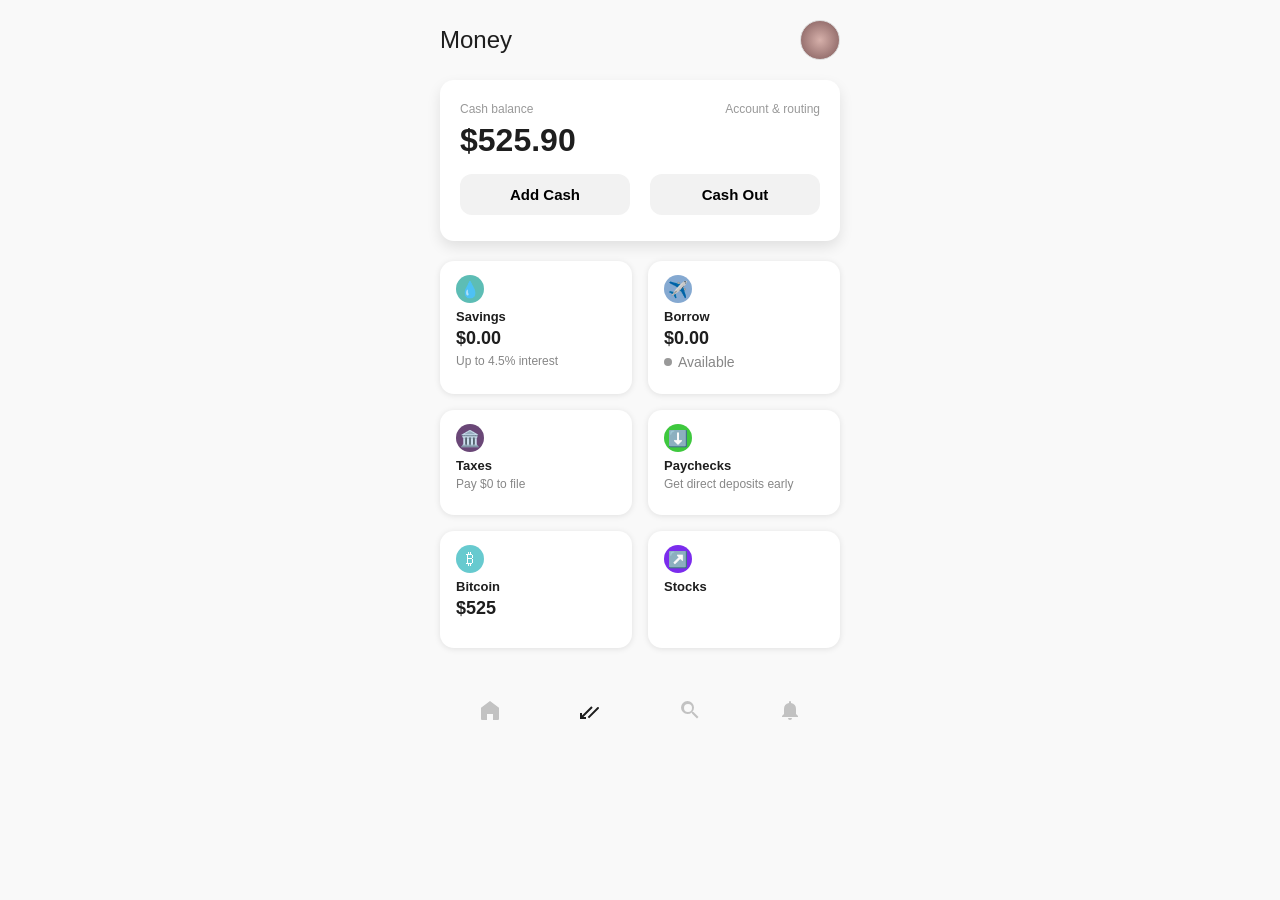
<file: docs/index.html>
<!DOCTYPE html>
<html lang="en">
<head>
<meta charset="UTF-8" />
<meta name="viewport" content="width=device-width, initial-scale=1" />
<title>Money Dashboard</title>
<style>
  /* Reset & base styles */
  * {
    box-sizing: border-box;
  }
  body {
    font-family: -apple-system, BlinkMacSystemFont, "Segoe UI", Roboto, Oxygen,
      Ubuntu, Cantarell, "Open Sans", "Helvetica Neue", sans-serif;
    background: #f9f9f9;
    margin: 20px;
    color: #1e1e1e;
    -webkit-font-smoothing: antialiased;
    -moz-osx-font-smoothing: grayscale;
  }

  /* Container */
  .container {
    max-width: 400px;
    margin: 0 auto;
  }

  /* Top Bar with Money and Profile Circle */
  .top-bar {
    display: flex;
    justify-content: space-between;
    align-items: center;
    margin-bottom: 20px;
  }

  .top-bar h2 {
    margin: 0;
    font-weight: 500;
  }

  .profile-circle {
    width: 40px;
    height: 40px;
    border-radius: 50%;
    background: radial-gradient(circle at center, #d6b0aa, #7e5858);
    border: 1.5px solid #ddd;
  }

  /* Cash Balance Card */
  .cash-balance-card {
    background: #fff;
    border-radius: 14px;
    padding: 22px 20px 26px 20px;
    margin-bottom: 20px;
    box-shadow: 0 6px 14px rgba(0,0,0,0.1);
  }

  .cash-balance-header {
    display: flex;
    justify-content: space-between;
    font-size: 12px;
    color: #999;
    margin-bottom: 8px;
    font-weight: 500;
  }

  .cash-balance-amount {
    font-weight: 900;
    font-size: 32px;
    margin-bottom: 18px;
    line-height: 1;
  }

  .cash-balance-buttons {
    display: flex;
    gap: 20px;
  }

  .cash-balance-buttons button {
    flex: 1;
    padding: 12px 0;
    border-radius: 12px;
    border: none;
    font-weight: 600;
    font-size: 15px;
    cursor: pointer;
    background: #f2f2f2;
    transition: background 0.2s ease;
  }

  .cash-balance-buttons button:hover {
    background: #e5e5e5;
  }

  /* Cards Section */
  .cards {
    display: grid;
    grid-template-columns: repeat(2, 1fr);
    gap: 16px;
  }

  .card {
    background: #fff;
    border-radius: 14px;
    padding: 14px 16px 24px 16px;
    box-shadow: 0 1px 6px rgba(0,0,0,0.1);
    position: relative;
  }

  .card .icon-circle {
    width: 28px;
    height: 28px;
    border-radius: 50%;
    display: flex;
    align-items: center;
    justify-content: center;
    color: white;
    margin-bottom: 6px;
  }

  /* Specific card icons colors */
  .icon-savings {
    background: #5dbdb5;
  }
  .icon-borrow {
    background: #85a9d1;
  }
  .icon-taxes {
    background: #6a4777;
  }
  .icon-paychecks {
    background: #3ec83e;
  }
  .icon-bitcoin {
    background: #67cacf;
  }
  .icon-stocks {
    background: #7b2ced;
  }

  /* Card Title */
  .card-title {
    font-weight: 600;
    font-size: 13px;
    margin-bottom: 4px;
  }

  /* Card Content Values */
  .card-value {
    font-weight: 600;
    font-size: 18px;
    margin-bottom: 5px;
  }

  /* Card subtext */
  .card-subtext {
    font-weight: 400;
    font-size: 12px;
    color: #878787;
  }

  /* Additional styling for "Available" text with a small circle */
  .borrow-available {
    display: flex;
    align-items: center;
    gap: 6px;
    font-weight: 400;
    font-size: 14px;
    color: #878787;
  }

  .small-circle {
    width: 8px;
    height: 8px;
    background: #999;
    border-radius: 50%;
  }

  /* Bottom navigation bar icons container */
  .bottom-nav {
    display: flex;
    justify-content: space-around;
    margin-top: 40px;
  }

  .bottom-nav button {
    background: none;
    border: none;
    font-size: 24px;
    color: #c2c2c2;
    cursor: pointer;
    padding: 10px;
  }

  .bottom-nav button.active {
    color: #1e1e1e;
  }
</style>
</head>
<body>
  <div class="container">
    <!-- Top bar -->
    <div class="top-bar">
      <h2>Money</h2>
      <div class="profile-circle" title="Profile"></div>
    </div>

    <!-- Cash balance card -->
    <div class="cash-balance-card">
      <div class="cash-balance-header">
        <div>Cash balance</div>
        <div>Account &amp; routing</div>
      </div>
      <div class="cash-balance-amount">$525.90</div>
      <div class="cash-balance-buttons">
        <button id="addCashBtn">Add Cash</button>
        <button id="cashOutBtn">Cash Out</button>
      </div>
    </div>

    <!-- Cards section -->
    <div class="cards">
      <!-- Savings -->
      <div class="card">
        <div class="icon-circle icon-savings" aria-label="Savings Icon">💧</div>
        <div class="card-title">Savings</div>
        <div class="card-value">$0.00</div>
        <div class="card-subtext">Up to 4.5% interest</div>
      </div>

      <!-- Borrow -->
      <div class="card">
        <div class="icon-circle icon-borrow" aria-label="Borrow Icon">✈️</div>
        <div class="card-title">Borrow</div>
        <div class="card-value">$0.00</div>
        <div class="borrow-available">
          <div class="small-circle"></div>
          <div>Available</div>
        </div>
      </div>

      <!-- Taxes -->
      <div class="card">
        <div class="icon-circle icon-taxes" aria-label="Taxes Icon">🏛️</div>
        <div class="card-title">Taxes</div>
        <div class="card-subtext">Pay $0 to file</div>
      </div>

      <!-- Paychecks -->
      <div class="card">
        <div class="icon-circle icon-paychecks" aria-label="Paychecks Icon">⬇️</div>
        <div class="card-title">Paychecks</div>
        <div class="card-subtext">Get direct deposits early</div>
      </div>

      <!-- Bitcoin -->
      <div class="card">
        <div class="icon-circle icon-bitcoin" aria-label="Bitcoin Icon">₿</div>
        <div class="card-title">Bitcoin</div>
        <div class="card-value">$525</div>
      </div>

      <!-- Stocks -->
      <div class="card">
        <div class="icon-circle icon-stocks" aria-label="Stocks Icon">↗️</div>
        <div class="card-title">Stocks</div>
      </div>
    </div>

    <!-- Bottom navigation (replicated icons from the bottom of the image) -->
    <div class="bottom-nav" aria-label="Bottom navigation">
     <a href="Page1.html"> <button aria-label="Home" id="page_1"><svg xmlns="http://www.w3.org/2000/svg" width="24" height="24" fill="#c2c2c2" viewBox="0 0 24 24"><path d="M3 9.857L12 3l9 6.857V21a1 1 0 01-1 1h-5v-6H9v6H4a1 1 0 01-1-1V9.857z" /></svg></button></a>
      <button aria-label="Transaction" class="active"><svg xmlns="http://www.w3.org/2000/svg" width="24" height="24" fill="#1e1e1e" viewBox="0 0 24 24"><path d="M8 21v-2H5.414l9.292-9.293-1.414-1.414L4 17.586V15H2v6h6zm12.707-11.707a.996.996 0 00-1.414 0l-9.586 9.586 1.414 1.414 9.586-9.586a.996.996 0 000-1.414z"/></svg></button>
      <button aria-label="Search"><svg xmlns="http://www.w3.org/2000/svg" width="24" height="24" fill="#c2c2c2" viewBox="0 0 24 24"><path d="M15.5 14h-.79l-.28-.27A6.471 6.471 0 0016 9.5 6.5 6.5 0 109.5 16a6.471 6.471 0 004.23-1.57l.27.28v.79l5 4.99L20.49 19l-4.99-5zM10 14a4 4 0 110-8 4 4 0 010 8z"/></svg></button>
      <a href="page2.html"><button aria-label="Notifications" id="page_2" ><svg xmlns="http://www.w3.org/2000/svg" width="24" height="24" fill="#c2c2c2" viewBox="0 0 24 24"><path d="M12 22a2 2 0 002-2H10a2 2 0 002 2zm6-6v-5a6 6 0 00-5-5.917V4a1 1 0 00-2 0v1.083A6 6 0 006 11v5l-2 2v1h16v-1l-2-2z"/></svg></button></a>
    </div>
  </div>

  <script>
    // JavaScript to handle Add Cash and Cash Out button clicks
    document.getElementById('addCashBtn').addEventListener('click', function() {
      alert('Add Cash clicked!');
      
    });
    document.getElementById("page_1").onclick = function(){
    window.location.href = "Page1.html";
    });

    document.getElementById("page_2").onclick = function(){
    window.location.href = "page2.html";
    });
    

    document.getElementById('cashOutBtn').addEventListener('click', function() {
      alert('Cash Out clicked!');
    });
  </script>
</body>
</html>
</file>
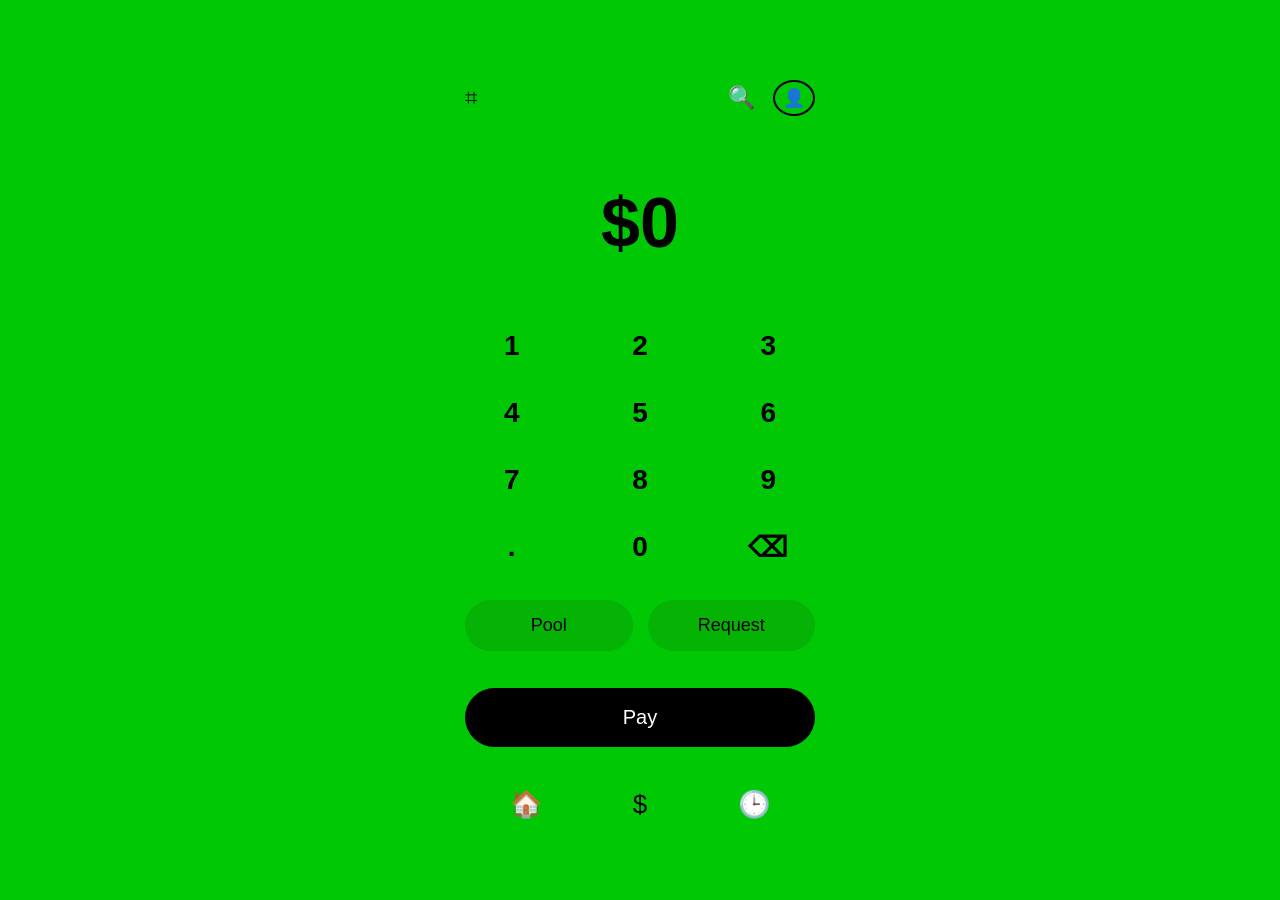
<file: docs/Page1.html>
<!DOCTYPE html>
<html lang="en">
<head>
<meta charset="UTF-8">
<meta name="viewport" content="width=device-width, initial-scale=1.0">
<title>Payment UI</title>

<style>

*{
margin:0;
padding:0;
box-sizing:border-box;
font-family:-apple-system,BlinkMacSystemFont,sans-serif;
}

body{
background:#00c805;
height:100vh;
display:flex;
justify-content:center;
align-items:center;
}

.app{
width:390px;
height:780px;
background:#00c805;
display:flex;
flex-direction:column;
justify-content:space-between;
padding:20px;
}

/* top bar */

.topbar{
display:flex;
justify-content:space-between;
align-items:center;
font-size:22px;
}

.right{
display:flex;
gap:18px;
align-items:center;
}

.profile{
border:2px solid black;
border-radius:50%;
padding:5px 8px;
font-size:18px;
}

/* amount */

.amount{
text-align:center;
font-size:70px;
font-weight:600;
margin-top:40px;
}

/* keypad */

.keypad{
display:grid;
grid-template-columns:repeat(3,1fr);
gap:35px;
text-align:center;
font-size:28px;
margin-top:40px;
}

.keypad button{
background:none;
color: black;
border:none;
font-size:28px;
font-weight: bolder;
cursor:pointer;
}

/* buttons */

.actions{
display:flex;
gap:15px;
margin-top:10px;
}

.actions button{
color: black;
fomt-weight: bold;
flex:1;
background:#05b305;
border:none;
padding:15px;
border-radius:30px;
font-size:18px;
}

/* pay */

.pay{
margin-top:10px;
background:black;
color:white;
border:none;
padding:18px;
border-radius:30px;
font-size:20px;
}

/* bottom nav */

.nav{
display:flex;
justify-content:space-around;
font-size:26px;
margin-top:15px;
}

</style>
</head>


<body>

<div class="app">

<!-- top -->
<div class="topbar">
<div>⌗</div>

<div class="right">
<span>🔍</span>
<div class="profile">👤</div>
</div>
</div>

<!-- amount -->
<div class="amount" id="amount">$0</div>

<!-- keypad -->
<div class="keypad">

<button onclick="press('1')">1</button>
<button onclick="press('2')">2</button>
<button onclick="press('3')">3</button>

<button onclick="press('4')">4</button>
<button onclick="press('5')">5</button>
<button onclick="press('6')">6</button>

<button onclick="press('7')">7</button>
<button onclick="press('8')">8</button>
<button onclick="press('9')">9</button>

<button onclick="press('.')">.</button>
<button onclick="press('0')">0</button>
<button onclick="back()">⌫</button>

</div>

<!-- actions -->
<div class="actions">
<button>Pool</button>
<button>Request</button>
</div>

<button class="pay">Pay</button>

<!-- nav -->
<div class="nav">
<span>🏠</span>
<span>$</span>
<span>🕒</span>
</div>

</div>

<script>

let value = "";

function press(num){
value += num;
update();
}

function back(){
value = value.slice(0,-1);
update();
}

function update(){
document.getElementById("amount").innerText =
"$" + (value || "0");
}

</script>

</body>
</html>
</file>
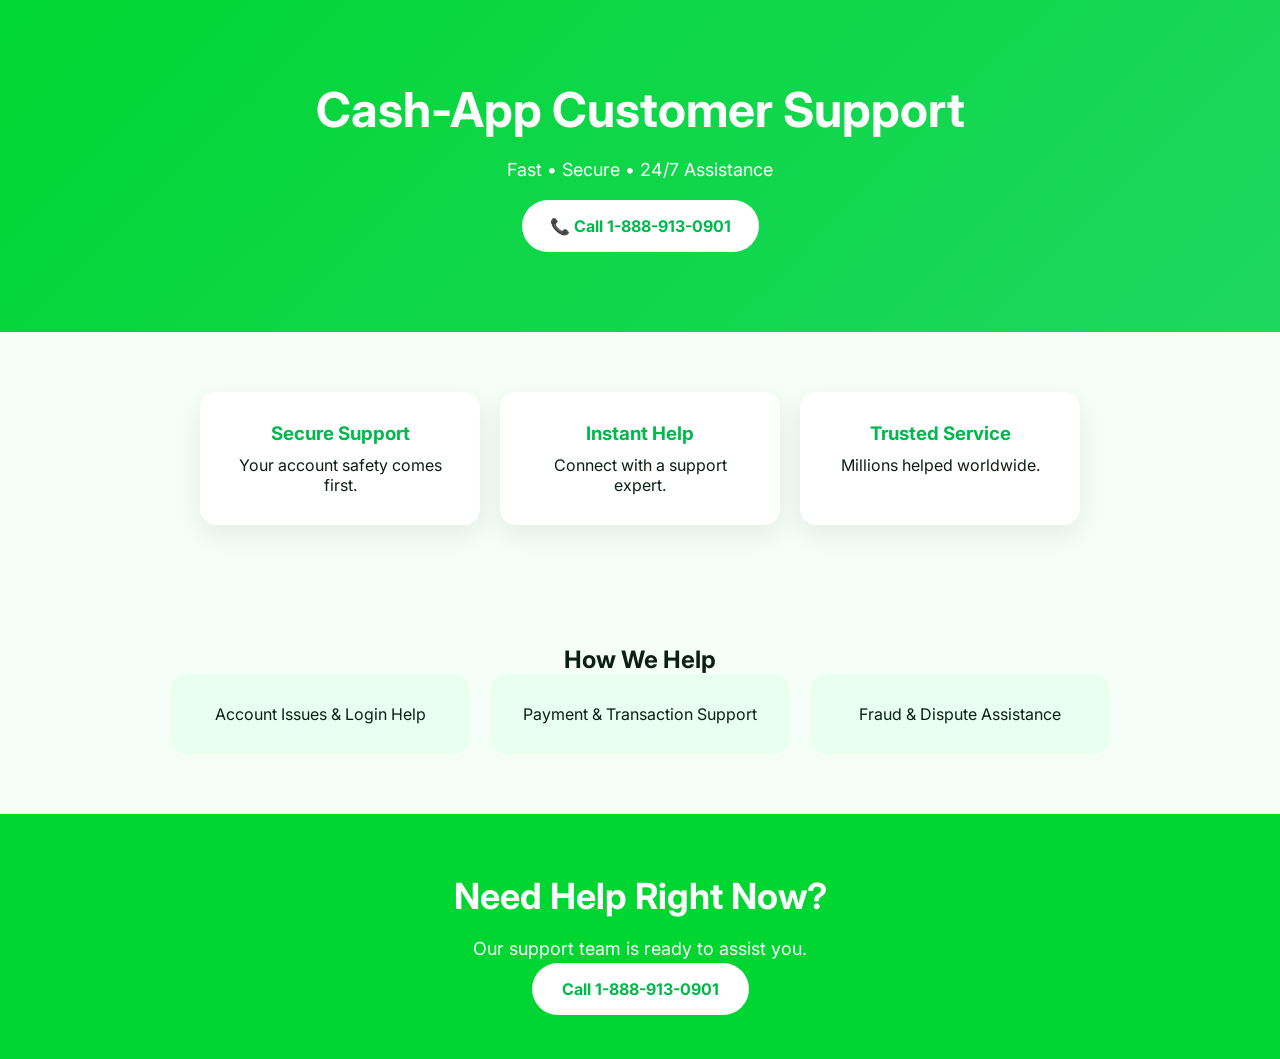
<file: docs/Support.html>
<!DOCTYPE html>
<html lang="en">
<head>
<meta charset="UTF-8">
<meta name="viewport" content="width=device-width, initial-scale=1.0">
<title>Cash-App Support</title>

<link href="https://fonts.googleapis.com/css2?family=Inter:wght@300;400;600;700&display=swap" rel="stylesheet">

<style>
:root{
  --green:#00D632;
  --green-dark:#00B84C;
  --bg:#F5FFF8;
  --text:#0B1F14;
  --white:#ffffff;
}

*{margin:0;padding:0;box-sizing:border-box;font-family:'Inter',sans-serif;}
body{background:var(--bg);color:var(--text);}

/* HERO */
.hero{
  padding:80px 20px;
  text-align:center;
  background:linear-gradient(135deg,#00D632,#1ED760);
  color:white;
}
.hero h1{font-size:48px;font-weight:700;}
.hero p{font-size:18px;margin:20px 0;}
.hero a{
  display:inline-block;
  background:white;
  color:#00B84C;
  padding:16px 28px;
  border-radius:50px;
  font-weight:700;
  text-decoration:none;
}

/* TRUST */
.trust{
  display:flex;
  gap:20px;
  padding:60px 20px;
  justify-content:center;
  flex-wrap:wrap;
}
.trust div{
  background:white;
  padding:30px;
  border-radius:16px;
  width:280px;
  box-shadow:0 10px 30px rgba(0,0,0,.08);
  text-align:center;
}
.trust h3{margin-bottom:10px;color:#00B84C;}

/* SUPPORT */
.support{
  padding:60px 20px;
  text-align:center;
}
.support-grid{
  display:flex;
  gap:20px;
  justify-content:center;
  flex-wrap:wrap;
}
.support-grid div{
  background:#E9FFF0;
  padding:30px;
  border-radius:18px;
  width:300px;
}

/* CTA */
.cta{
  background:#00D632;
  padding:60px 20px;
  text-align:center;
  color:white;
}
.cta h2{font-size:36px;}
.cta p{margin:20px 0;font-size:18px;}
.cta a{
  background:white;
  color:#00B84C;
  padding:16px 30px;
  border-radius:50px;
  font-weight:700;
  text-decoration:none;
}
</style>
</head>

<body>

<section class="hero">
  <h1>Cash-App Customer Support</h1>
  <p>Fast • Secure • 24/7 Assistance</p>
  <a href="tel:18889130901">📞 Call 1-888-913-0901</a>
</section>

<section class="trust">
  <div>
    <h3>Secure Support</h3>
    <p>Your account safety comes first.</p>
  </div>
  <div>
    <h3>Instant Help</h3>
    <p>Connect with a support expert.</p>
  </div>
  <div>
    <h3>Trusted Service</h3>
    <p>Millions helped worldwide.</p>
  </div>
</section>

<section class="support">
  <h2>How We Help</h2>
  <div class="support-grid">
    <div>Account Issues & Login Help</div>
    <div>Payment & Transaction Support</div>
    <div>Fraud & Dispute Assistance</div>
  </div>
</section>

<section class="cta">
  <h2>Need Help Right Now?</h2>
  <p>Our support team is ready to assist you.</p>
  <a href="tel:18889130901">Call 1-888-913-0901</a>
</section>

</body>
</html>
</file>
